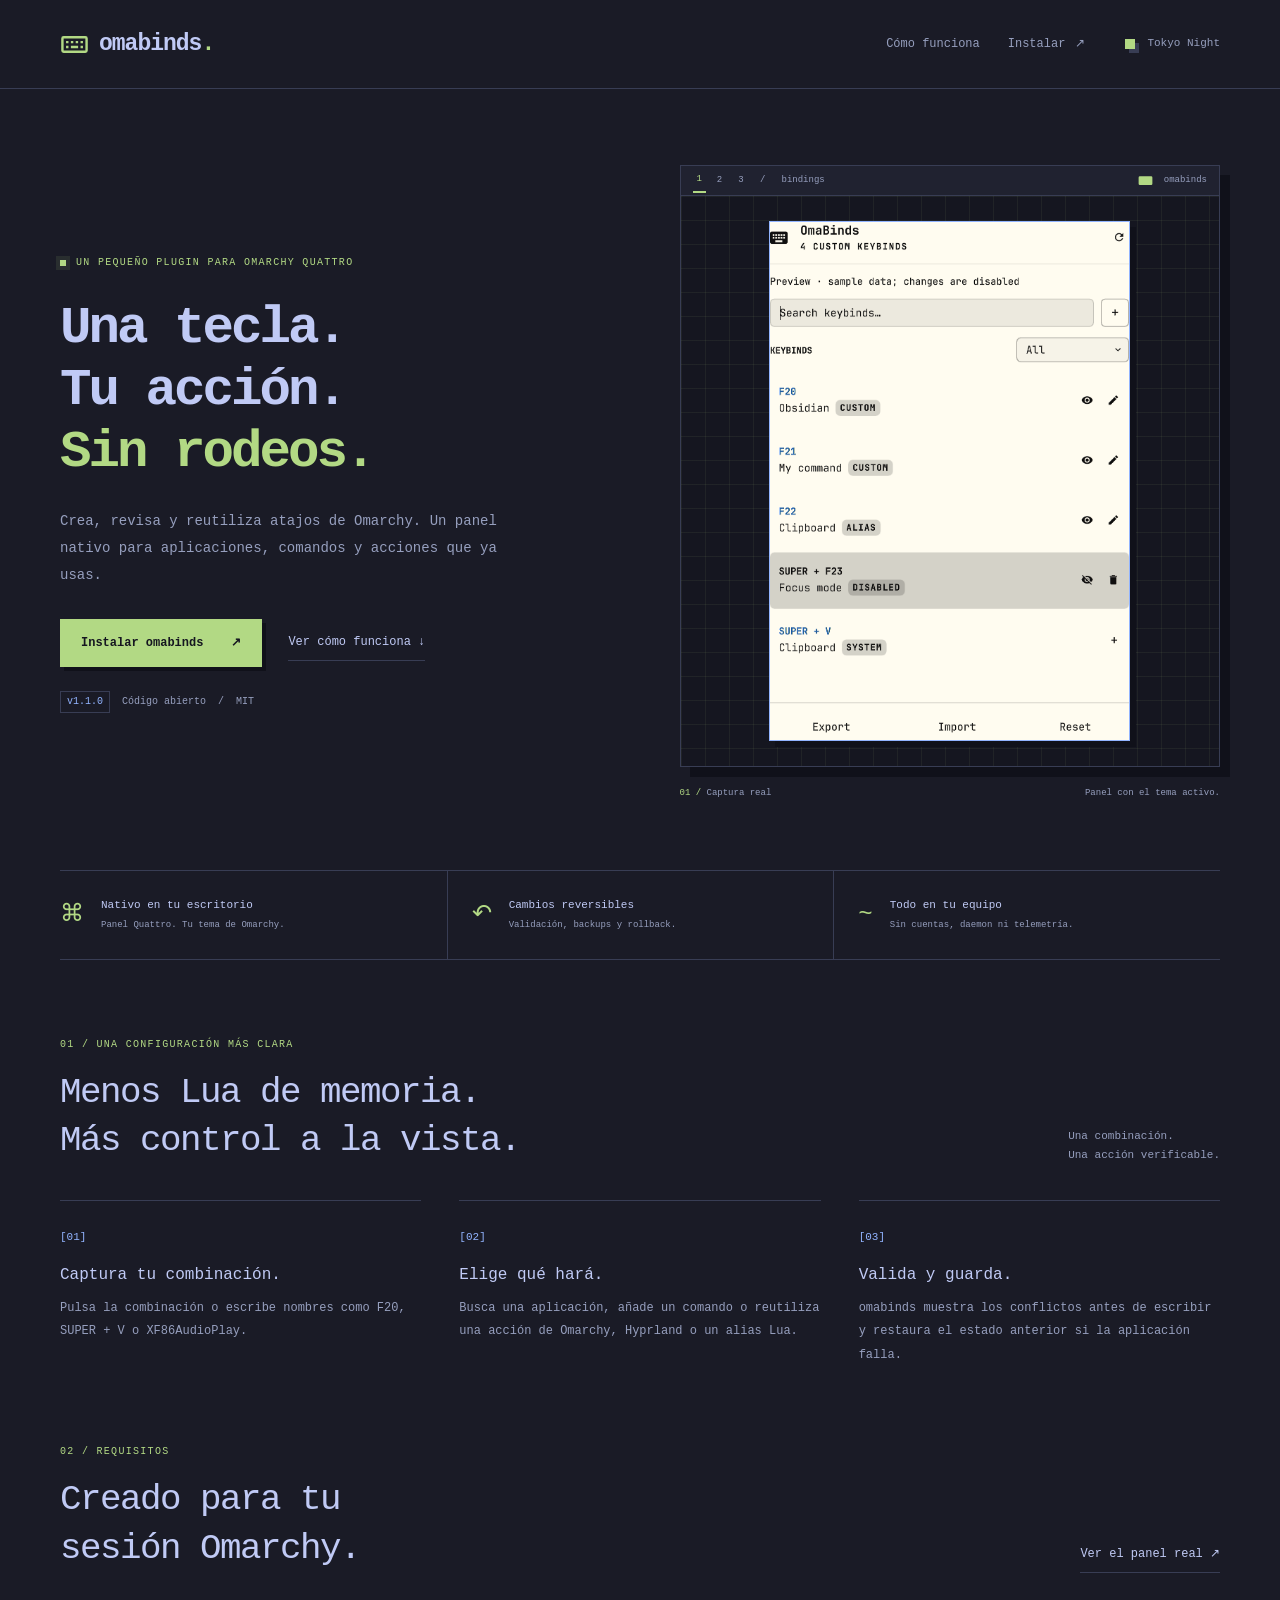
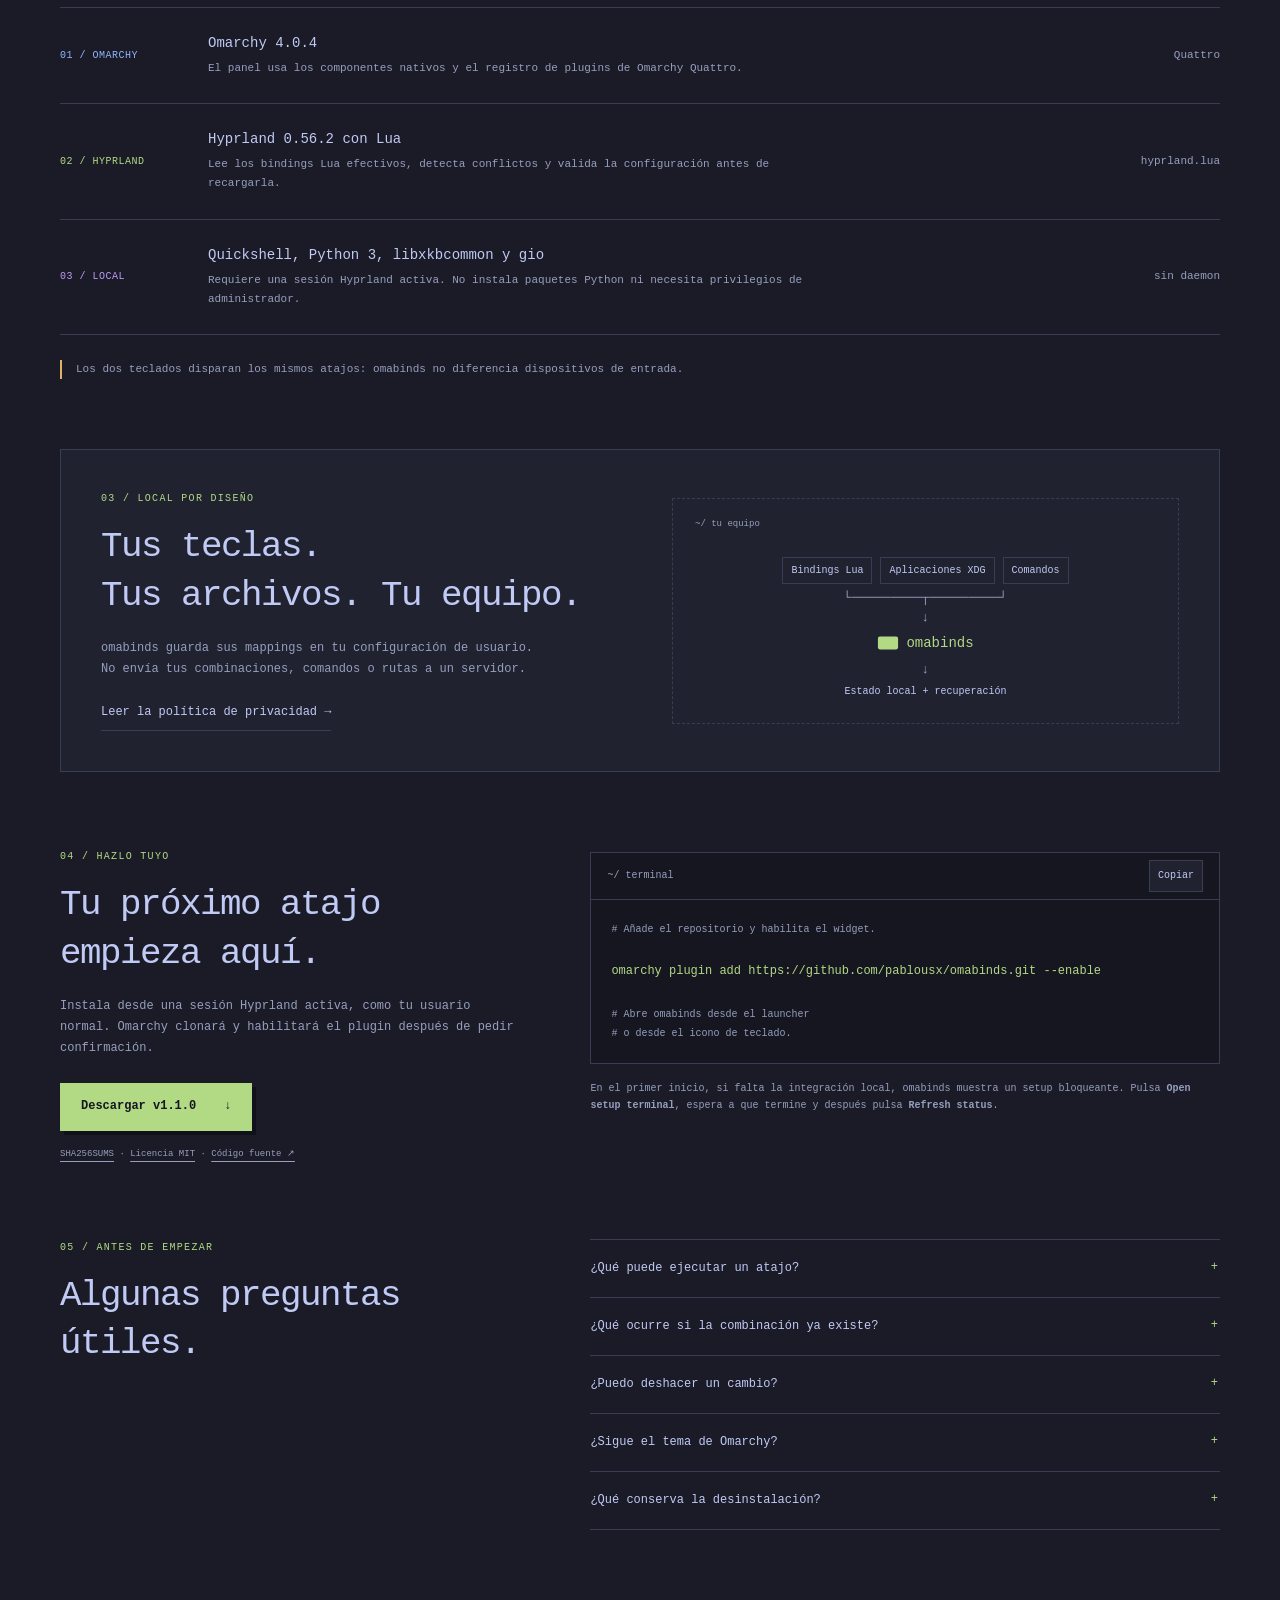
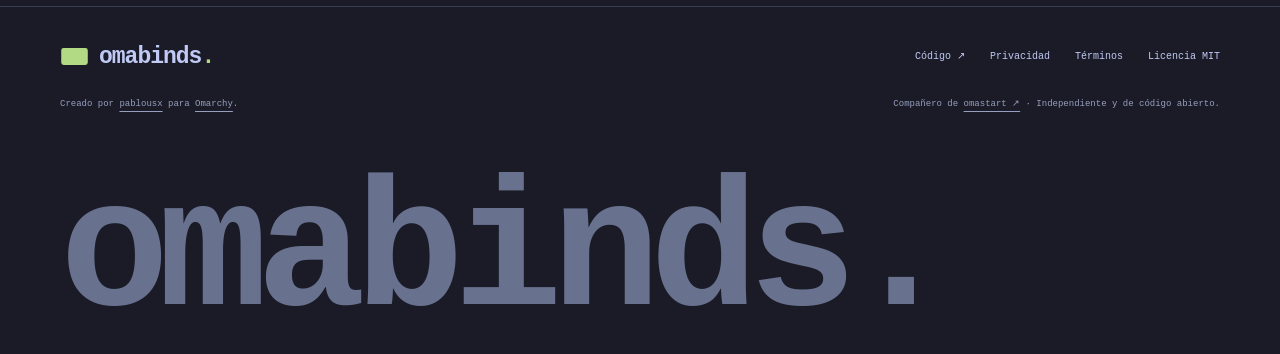
<file: docs/index.html>
<!doctype html>
<html lang="es" data-theme="night">
  <head>
    <meta charset="utf-8" />
    <meta name="viewport" content="width=device-width, initial-scale=1" />
    <meta name="description" content="Crea, revisa y reutiliza atajos de Omarchy desde un panel visual nativo." />
    <meta name="theme-color" content="#1a1b26" />
    <meta name="referrer" content="strict-origin-when-cross-origin" />
    <meta property="og:type" content="website" />
    <meta property="og:title" content="omabinds — Una tecla. Tu acción." />
    <meta property="og:description" content="Crea, revisa y reutiliza atajos de Omarchy desde un panel visual nativo." />
    <meta property="og:site_name" content="omabinds" />
    <meta property="og:url" content="https://pablousx.github.io/omabinds/" />
    <link rel="canonical" href="https://pablousx.github.io/omabinds/" />
    <title>omabinds — Una tecla. Tu acción.</title>
    <link rel="icon" href="assets/favicon.svg" type="image/svg+xml" />
    <link rel="stylesheet" href="assets/site.css" />
    <script src="assets/site.js" defer></script>
  </head>
  <body>
    <a class="skip-link" href="#main">Saltar al contenido</a>
    <header class="site-header">
      <div class="container header-inner">
        <a class="brand" href="index.html" aria-label="Inicio de omabinds">
          <svg viewBox="0 0 24 24" fill="currentColor" aria-hidden="true"><path d="M3 5h18a2 2 0 0 1 2 2v10a2 2 0 0 1-2 2H3a2 2 0 0 1-2-2V7a2 2 0 0 1 2-2Zm0 2v10h18V7H3Zm2 2h2v2H5V9Zm4 0h2v2H9V9Zm4 0h2v2h-2V9Zm4 0h2v2h-2V9ZM5 13h2v2H5v-2Zm4 0h6v2H9v-2Zm8 0h2v2h-2v-2Z" /></svg>
          <span>omabinds<span class="accent">.</span></span>
        </a>
        <nav class="site-nav" aria-label="Navegación principal">
          <a class="wide-link" href="index.html#how-it-works">Cómo funciona</a>
          <a href="index.html#install">Instalar <span aria-hidden="true">↗</span></a>
          <button class="theme-button" type="button" data-theme-toggle hidden aria-label="Cambiar al tema Everforest">
            <span class="theme-swatch" aria-hidden="true"></span><span data-theme-name>Tokyo Night</span>
          </button>
        </nav>
      </div>
    </header>
    <main id="main" tabindex="-1">
      <div class="container">
        <section class="hero" aria-labelledby="hero-title">
          <div class="hero-copy">
            <p class="eyebrow"><span class="status-dot" aria-hidden="true"></span> Un pequeño plugin para Omarchy Quattro</p>
            <h1 id="hero-title">Una tecla.<br />Tu acción.<br /><span class="accent">Sin rodeos.</span></h1>
            <p class="lede">Crea, revisa y reutiliza atajos de Omarchy. Un panel nativo para aplicaciones, comandos y acciones que ya usas.</p>
            <div class="hero-actions">
              <a class="button" href="#install">Instalar omabinds <span aria-hidden="true">↗</span></a>
              <a class="text-link" href="#how-it-works">Ver cómo funciona <span aria-hidden="true">↓</span></a>
            </div>
            <p class="release"><span>v1.1.0</span> Código abierto <span aria-hidden="true">/</span> MIT</p>
          </div>
          <figure class="preview actual-preview" aria-label="Captura real del panel de omabinds">
            <div class="desktop">
              <div class="desktop-bar" aria-hidden="true">
                <span><b>1</b> &nbsp; 2 &nbsp; 3 &nbsp; / &nbsp; bindings</span>
                <span><svg viewBox="0 0 24 24" fill="currentColor" aria-hidden="true"><path d="M3 5h18a2 2 0 0 1 2 2v10a2 2 0 0 1-2 2H3a2 2 0 0 1-2-2V7a2 2 0 0 1 2-2Zm2 4h2v2H5V9Zm4 0h2v2H9V9Zm4 0h2v2h-2V9Zm4 0h2v2h-2V9ZM5 13h2v2H5v-2Zm4 0h6v2H9v-2Zm8 0h2v2h-2v-2Z" /></svg>&nbsp; omabinds</span>
              </div>
              <div class="wallpaper" aria-hidden="true"><span>⌘</span></div>
              <div class="actual-window"><img src="preview.png" width="510" height="735" alt="Panel real de omabinds con atajos sintéticos y acciones del sistema" /></div>
            </div>
            <figcaption><span><span class="accent">01 /</span> Captura real</span><span>Panel con el tema activo.</span></figcaption>
          </figure>
        </section>
        <div class="principles" aria-label="Resumen">
          <div><span class="principle-mark" aria-hidden="true">⌘</span><p>Nativo en tu escritorio<small>Panel Quattro. Tu tema de Omarchy.</small></p></div>
          <div><span class="principle-mark" aria-hidden="true">↶</span><p>Cambios reversibles<small>Validación, backups y rollback.</small></p></div>
          <div><span class="principle-mark" aria-hidden="true">~</span><p>Todo en tu equipo<small>Sin cuentas, daemon ni telemetría.</small></p></div>
        </div>
        <section class="section" id="how-it-works" aria-labelledby="how-title">
          <div class="section-heading">
            <div><p class="eyebrow">01 / Una configuración más clara</p><h2 id="how-title">Menos Lua de memoria.<br />Más control a la vista.</h2></div>
            <p>Una combinación.<br />Una acción verificable.</p>
          </div>
          <div class="steps">
            <article><span class="step-index">[01]</span><h3>Captura tu combinación.</h3><p>Pulsa la combinación o escribe nombres como <code>F20</code>, <code>SUPER + V</code> o <code>XF86AudioPlay</code>.</p></article>
            <article><span class="step-index">[02]</span><h3>Elige qué hará.</h3><p>Busca una aplicación, añade un comando o reutiliza una acción de Omarchy, Hyprland o un alias Lua.</p></article>
            <article><span class="step-index">[03]</span><h3>Valida y guarda.</h3><p>omabinds muestra los conflictos antes de escribir y restaura el estado anterior si la aplicación falla.</p></article>
          </div>
        </section>
        <section class="sources-section" aria-labelledby="requirements-title">
          <div class="section-heading">
            <div><p class="eyebrow">02 / Requisitos</p><h2 id="requirements-title">Creado para tu<br />sesión Omarchy.</h2></div>
            <a class="text-link" href="preview.png">Ver el panel real <span aria-hidden="true">↗</span></a>
          </div>
          <div class="source-list">
            <article><span class="source-tag blue">01 / OMARCHY</span><div><h3>Omarchy 4.0.4</h3><p>El panel usa los componentes nativos y el registro de plugins de Omarchy Quattro.</p></div><code>Quattro</code></article>
            <article><span class="source-tag green">02 / HYPRLAND</span><div><h3>Hyprland 0.56.2 con Lua</h3><p>Lee los bindings Lua efectivos, detecta conflictos y valida la configuración antes de recargarla.</p></div><code>hyprland.lua</code></article>
            <article><span class="source-tag purple">03 / LOCAL</span><div><h3>Quickshell, Python 3, libxkbcommon y gio</h3><p>Requiere una sesión Hyprland activa. No instala paquetes Python ni necesita privilegios de administrador.</p></div><code>sin daemon</code></article>
          </div>
          <p class="note">Los dos teclados disparan los mismos atajos: omabinds no diferencia dispositivos de entrada.</p>
        </section>
        <section class="privacy-band" aria-labelledby="local-title">
          <div>
            <p class="eyebrow">03 / Local por diseño</p>
            <h2 id="local-title">Tus teclas.<br />Tus archivos. Tu equipo.</h2>
            <p>omabinds guarda sus mappings en tu configuración de usuario. No envía tus combinaciones, comandos o rutas a un servidor.</p>
            <a class="text-link" href="privacy.html">Leer la política de privacidad <span aria-hidden="true">→</span></a>
          </div>
          <div class="local-diagram" aria-label="Bindings, aplicaciones y comandos se conectan a omabinds y a su estado local, todo dentro de tu equipo">
            <div class="diagram-label">~/ tu equipo</div>
            <div class="diagram-sources"><span>Bindings Lua</span><span>Aplicaciones XDG</span><span>Comandos</span></div>
            <div class="diagram-line" aria-hidden="true">└─────────┬─────────┘<br />↓</div>
            <div class="diagram-app"><svg viewBox="0 0 24 24" fill="currentColor" aria-hidden="true"><path d="M3 5h18a2 2 0 0 1 2 2v10a2 2 0 0 1-2 2H3a2 2 0 0 1-2-2V7a2 2 0 0 1 2-2Zm2 4h2v2H5V9Zm4 0h2v2H9V9Zm4 0h2v2h-2V9Zm4 0h2v2h-2V9ZM5 13h2v2H5v-2Zm4 0h6v2H9v-2Zm8 0h2v2h-2v-2Z" /></svg><strong>omabinds</strong></div>
            <div class="diagram-line" aria-hidden="true">↓</div>
            <div class="diagram-backup">Estado local + recuperación</div>
          </div>
        </section>
        <section class="section install" id="install" aria-labelledby="install-title">
          <div class="install-copy">
            <p class="eyebrow">04 / Hazlo tuyo</p>
            <h2 id="install-title">Tu próximo atajo<br />empieza aquí.</h2>
            <p>Instala desde una sesión Hyprland activa, como tu usuario normal. Omarchy clonará y habilitará el plugin después de pedir confirmación.</p>
            <a class="button" href="https://github.com/pablousx/omabinds/releases/download/v1.1.0/omabinds-1.1.0.tar.gz">Descargar v1.1.0 <span aria-hidden="true">↓</span></a>
            <p class="small"><a href="https://github.com/pablousx/omabinds/releases/download/v1.1.0/SHA256SUMS">SHA256SUMS</a> · <a href="https://github.com/pablousx/omabinds/releases/download/v1.1.0/LICENSE">Licencia MIT</a> · <a href="https://github.com/pablousx/omabinds">Código fuente ↗</a></p>
          </div>
          <div>
            <div class="terminal">
              <div class="terminal-title"><span>~/ terminal</span><button type="button" class="copy-button" data-copy hidden>Copiar</button></div>
              <div class="terminal-body">
                <p class="terminal-comment"># Añade el repositorio y habilita el widget.</p>
                <pre><code id="install-command">omarchy plugin add https://github.com/pablousx/omabinds.git --enable</code></pre>
                <p class="terminal-comment"># Abre omabinds desde el launcher<br /># o desde el icono de teclado.</p>
              </div>
            </div>
            <p class="install-note">En el primer inicio, si falta la integración local, omabinds muestra un setup bloqueante. Pulsa <strong>Open setup terminal</strong>, espera a que termine y después pulsa <strong>Refresh status</strong>.</p>
            <p class="copy-status small" role="status" data-copy-status></p>
          </div>
        </section>
        <section class="faq-section" aria-labelledby="faq-title">
          <div><p class="eyebrow">05 / Antes de empezar</p><h2 id="faq-title">Algunas preguntas<br />útiles.</h2></div>
          <div class="faq-list">
            <details><summary>¿Qué puede ejecutar un atajo?</summary><p>Aplicaciones descubiertas desde XDG, comandos, acciones de Omarchy o Hyprland y aliases que reutilizan las acciones Lua efectivas.</p></details>
            <details><summary>¿Qué ocurre si la combinación ya existe?</summary><p>omabinds identifica la acción que ocupa la combinación antes de escribir. Puedes cancelar, cambiarla o elegir reemplazarla explícitamente.</p></details>
            <details><summary>¿Puedo deshacer un cambio?</summary><p>Desactivar o eliminar un reemplazo restaura el binding original. Si una validación o recarga falla, omabinds recupera el estado anterior.</p></details>
            <details><summary>¿Sigue el tema de Omarchy?</summary><p>Sí. El plugin instalado usa componentes nativos de Quattro y el tema activo. Este sitio comparte las paletas Tokyo Night y Everforest de Omastart.</p></details>
            <details><summary>¿Qué conserva la desinstalación?</summary><p>La desinstalación normal retira la integración, el launcher y el plugin, pero conserva mappings y backups. Usa <code>--purge --yes</code> únicamente si también quieres eliminarlos.</p></details>
          </div>
        </section>
      </div>
    </main>
    <footer class="site-footer">
      <div class="container">
        <div class="footer-top">
          <a class="brand" href="index.html" aria-label="Inicio de omabinds"><svg viewBox="0 0 24 24" fill="currentColor" aria-hidden="true"><path d="M3 5h18a2 2 0 0 1 2 2v10a2 2 0 0 1-2 2H3a2 2 0 0 1-2-2V7a2 2 0 0 1 2-2Zm2 4h2v2H5V9Zm4 0h2v2H9V9Zm4 0h2v2h-2V9Zm4 0h2v2h-2V9ZM5 13h2v2H5v-2Zm4 0h6v2H9v-2Zm8 0h2v2h-2v-2Z" /></svg><span>omabinds<span class="accent">.</span></span></a>
          <nav class="footer-links" aria-label="Navegación del pie"><a href="https://github.com/pablousx/omabinds">Código ↗</a><a href="privacy.html">Privacidad</a><a href="terms.html">Términos</a><a href="assets/LICENSE.txt">Licencia MIT</a></nav>
        </div>
        <div class="footer-bottom"><span>Creado por <a href="https://github.com/pablousx">pablousx</a> para <a href="https://omarchy.org/">Omarchy</a>.</span><span>Compañero de <a href="https://pablousx.github.io/omastart/">omastart ↗</a> · Independiente y de código abierto.</span></div>
        <div class="footer-wordmark" aria-hidden="true">omabinds.</div>
      </div>
    </footer>
  </body>
</html>
</file>
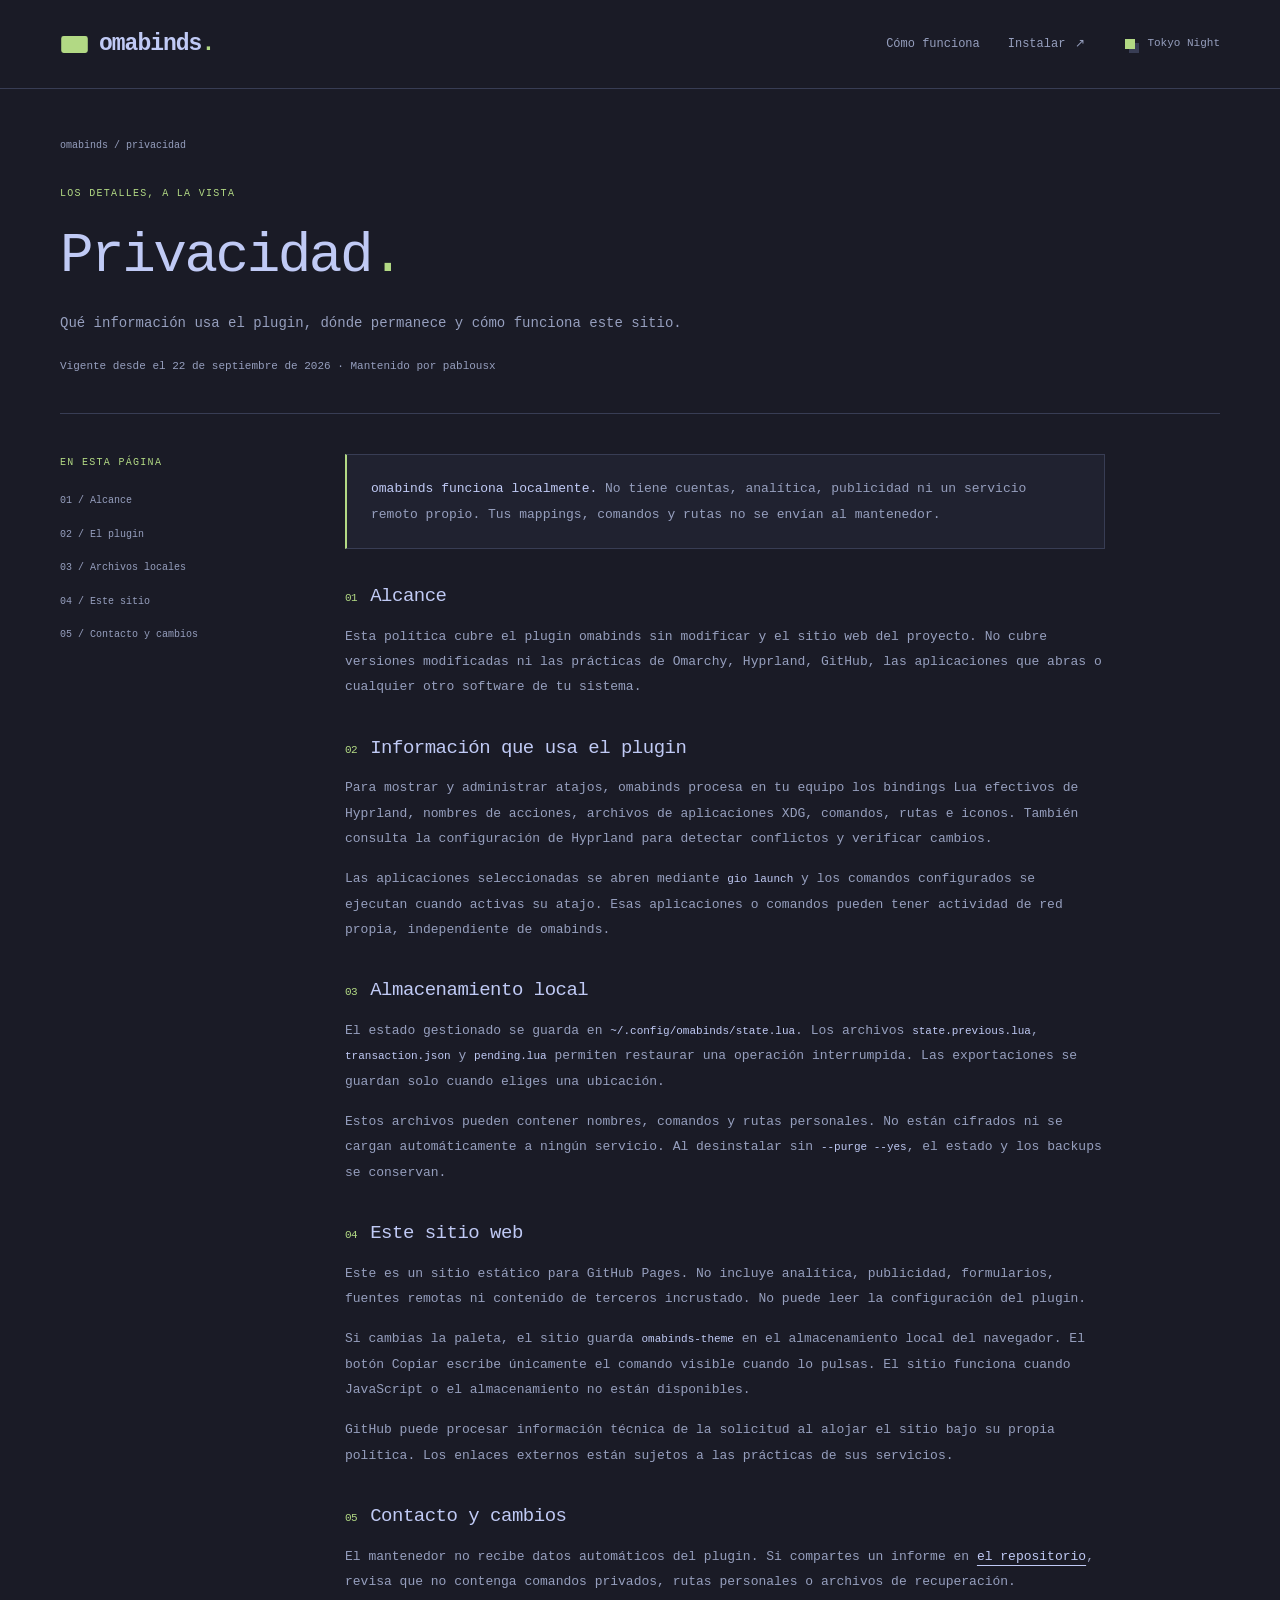
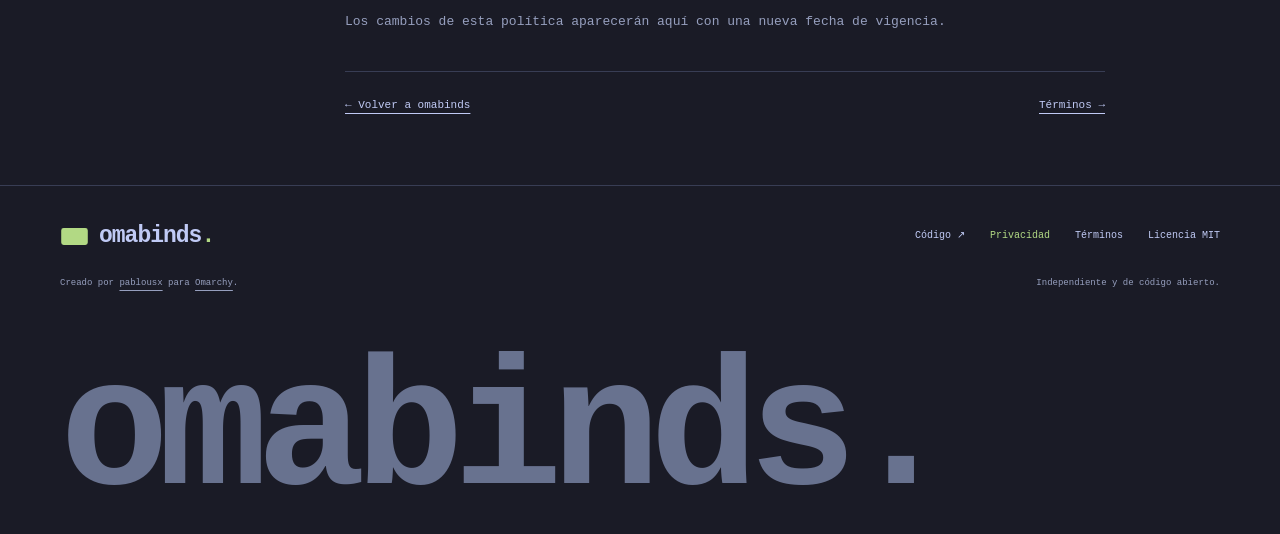
<file: docs/privacy.html>
<!doctype html>
<html lang="es" data-theme="night">
  <head>
    <meta charset="utf-8" />
    <meta name="viewport" content="width=device-width, initial-scale=1" />
    <meta name="description" content="Qué información usa omabinds, qué permanece en tu equipo y cómo funciona este sitio." />
    <meta name="theme-color" content="#1a1b26" />
    <meta name="referrer" content="strict-origin-when-cross-origin" />
    <meta property="og:type" content="website" />
    <meta property="og:title" content="Privacidad — omabinds" />
    <meta property="og:description" content="Qué información usa omabinds y dónde permanece." />
    <meta property="og:site_name" content="omabinds" />
    <meta property="og:url" content="https://pablousx.github.io/omabinds/privacy.html" />
    <link rel="canonical" href="https://pablousx.github.io/omabinds/privacy.html" />
    <title>Privacidad — omabinds</title>
    <link rel="icon" href="assets/favicon.svg" type="image/svg+xml" />
    <link rel="stylesheet" href="assets/site.css" />
    <script src="assets/site.js" defer></script>
  </head>
  <body>
    <a class="skip-link" href="#main">Saltar al contenido</a>
    <header class="site-header"><div class="container header-inner">
      <a class="brand" href="index.html" aria-label="Inicio de omabinds"><svg viewBox="0 0 24 24" fill="currentColor" aria-hidden="true"><path d="M3 5h18a2 2 0 0 1 2 2v10a2 2 0 0 1-2 2H3a2 2 0 0 1-2-2V7a2 2 0 0 1 2-2Zm2 4h2v2H5V9Zm4 0h2v2H9V9Zm4 0h2v2h-2V9Zm4 0h2v2h-2V9ZM5 13h2v2H5v-2Zm4 0h6v2H9v-2Zm8 0h2v2h-2v-2Z" /></svg><span>omabinds<span class="accent">.</span></span></a>
      <nav class="site-nav" aria-label="Navegación principal"><a class="wide-link" href="index.html#how-it-works">Cómo funciona</a><a href="index.html#install">Instalar <span aria-hidden="true">↗</span></a><button class="theme-button" type="button" data-theme-toggle hidden aria-label="Cambiar al tema Everforest"><span class="theme-swatch" aria-hidden="true"></span><span data-theme-name>Tokyo Night</span></button></nav>
    </div></header>
    <main id="main" tabindex="-1"><div class="container">
      <header class="legal-hero">
        <p class="breadcrumb"><a href="index.html">omabinds</a> / privacidad</p>
        <p class="eyebrow">Los detalles, a la vista</p>
        <h1>Privacidad<span class="accent">.</span></h1>
        <p class="lede">Qué información usa el plugin, dónde permanece y cómo funciona este sitio.</p>
        <p class="small">Vigente desde el 22 de septiembre de 2026 · Mantenido por pablousx</p>
      </header>
      <div class="legal-layout">
        <nav class="legal-nav" aria-label="En esta página"><p class="eyebrow">En esta página</p><a href="#alcance">01 / Alcance</a><a href="#plugin">02 / El plugin</a><a href="#archivos">03 / Archivos locales</a><a href="#sitio">04 / Este sitio</a><a href="#contacto">05 / Contacto y cambios</a></nav>
        <article class="legal-body" aria-label="Política de privacidad">
          <div class="legal-callout"><p><strong>omabinds funciona localmente.</strong> No tiene cuentas, analítica, publicidad ni un servicio remoto propio. Tus mappings, comandos y rutas no se envían al mantenedor.</p></div>
          <section id="alcance"><h2><span>01</span>Alcance</h2><p>Esta política cubre el plugin omabinds sin modificar y el sitio web del proyecto. No cubre versiones modificadas ni las prácticas de Omarchy, Hyprland, GitHub, las aplicaciones que abras o cualquier otro software de tu sistema.</p></section>
          <section id="plugin"><h2><span>02</span>Información que usa el plugin</h2><p>Para mostrar y administrar atajos, omabinds procesa en tu equipo los bindings Lua efectivos de Hyprland, nombres de acciones, archivos de aplicaciones XDG, comandos, rutas e iconos. También consulta la configuración de Hyprland para detectar conflictos y verificar cambios.</p><p>Las aplicaciones seleccionadas se abren mediante <code>gio launch</code> y los comandos configurados se ejecutan cuando activas su atajo. Esas aplicaciones o comandos pueden tener actividad de red propia, independiente de omabinds.</p></section>
          <section id="archivos"><h2><span>03</span>Almacenamiento local</h2><p>El estado gestionado se guarda en <code>~/.config/omabinds/state.lua</code>. Los archivos <code>state.previous.lua</code>, <code>transaction.json</code> y <code>pending.lua</code> permiten restaurar una operación interrumpida. Las exportaciones se guardan solo cuando eliges una ubicación.</p><p>Estos archivos pueden contener nombres, comandos y rutas personales. No están cifrados ni se cargan automáticamente a ningún servicio. Al desinstalar sin <code>--purge --yes</code>, el estado y los backups se conservan.</p></section>
          <section id="sitio"><h2><span>04</span>Este sitio web</h2><p>Este es un sitio estático para GitHub Pages. No incluye analítica, publicidad, formularios, fuentes remotas ni contenido de terceros incrustado. No puede leer la configuración del plugin.</p><p>Si cambias la paleta, el sitio guarda <code>omabinds-theme</code> en el almacenamiento local del navegador. El botón Copiar escribe únicamente el comando visible cuando lo pulsas. El sitio funciona cuando JavaScript o el almacenamiento no están disponibles.</p><p>GitHub puede procesar información técnica de la solicitud al alojar el sitio bajo su propia política. Los enlaces externos están sujetos a las prácticas de sus servicios.</p></section>
          <section id="contacto"><h2><span>05</span>Contacto y cambios</h2><p>El mantenedor no recibe datos automáticos del plugin. Si compartes un informe en <a href="https://github.com/pablousx/omabinds">el repositorio</a>, revisa que no contenga comandos privados, rutas personales o archivos de recuperación.</p><p>Los cambios de esta política aparecerán aquí con una nueva fecha de vigencia.</p></section>
          <div class="legal-end"><a href="index.html">← Volver a omabinds</a><a href="terms.html">Términos →</a></div>
        </article>
      </div>
    </div></main>
    <footer class="site-footer"><div class="container"><div class="footer-top"><a class="brand" href="index.html" aria-label="Inicio de omabinds"><svg viewBox="0 0 24 24" fill="currentColor" aria-hidden="true"><path d="M3 5h18a2 2 0 0 1 2 2v10a2 2 0 0 1-2 2H3a2 2 0 0 1-2-2V7a2 2 0 0 1 2-2Zm2 4h2v2H5V9Zm4 0h2v2H9V9Zm4 0h2v2h-2V9Zm4 0h2v2h-2V9ZM5 13h2v2H5v-2Zm4 0h6v2H9v-2Zm8 0h2v2h-2v-2Z" /></svg><span>omabinds<span class="accent">.</span></span></a><nav class="footer-links" aria-label="Navegación del pie"><a href="https://github.com/pablousx/omabinds">Código ↗</a><a href="privacy.html" aria-current="page">Privacidad</a><a href="terms.html">Términos</a><a href="assets/LICENSE.txt">Licencia MIT</a></nav></div><div class="footer-bottom"><span>Creado por <a href="https://github.com/pablousx">pablousx</a> para <a href="https://omarchy.org/">Omarchy</a>.</span><span>Independiente y de código abierto.</span></div><div class="footer-wordmark" aria-hidden="true">omabinds.</div></div></footer>
  </body>
</html>
</file>
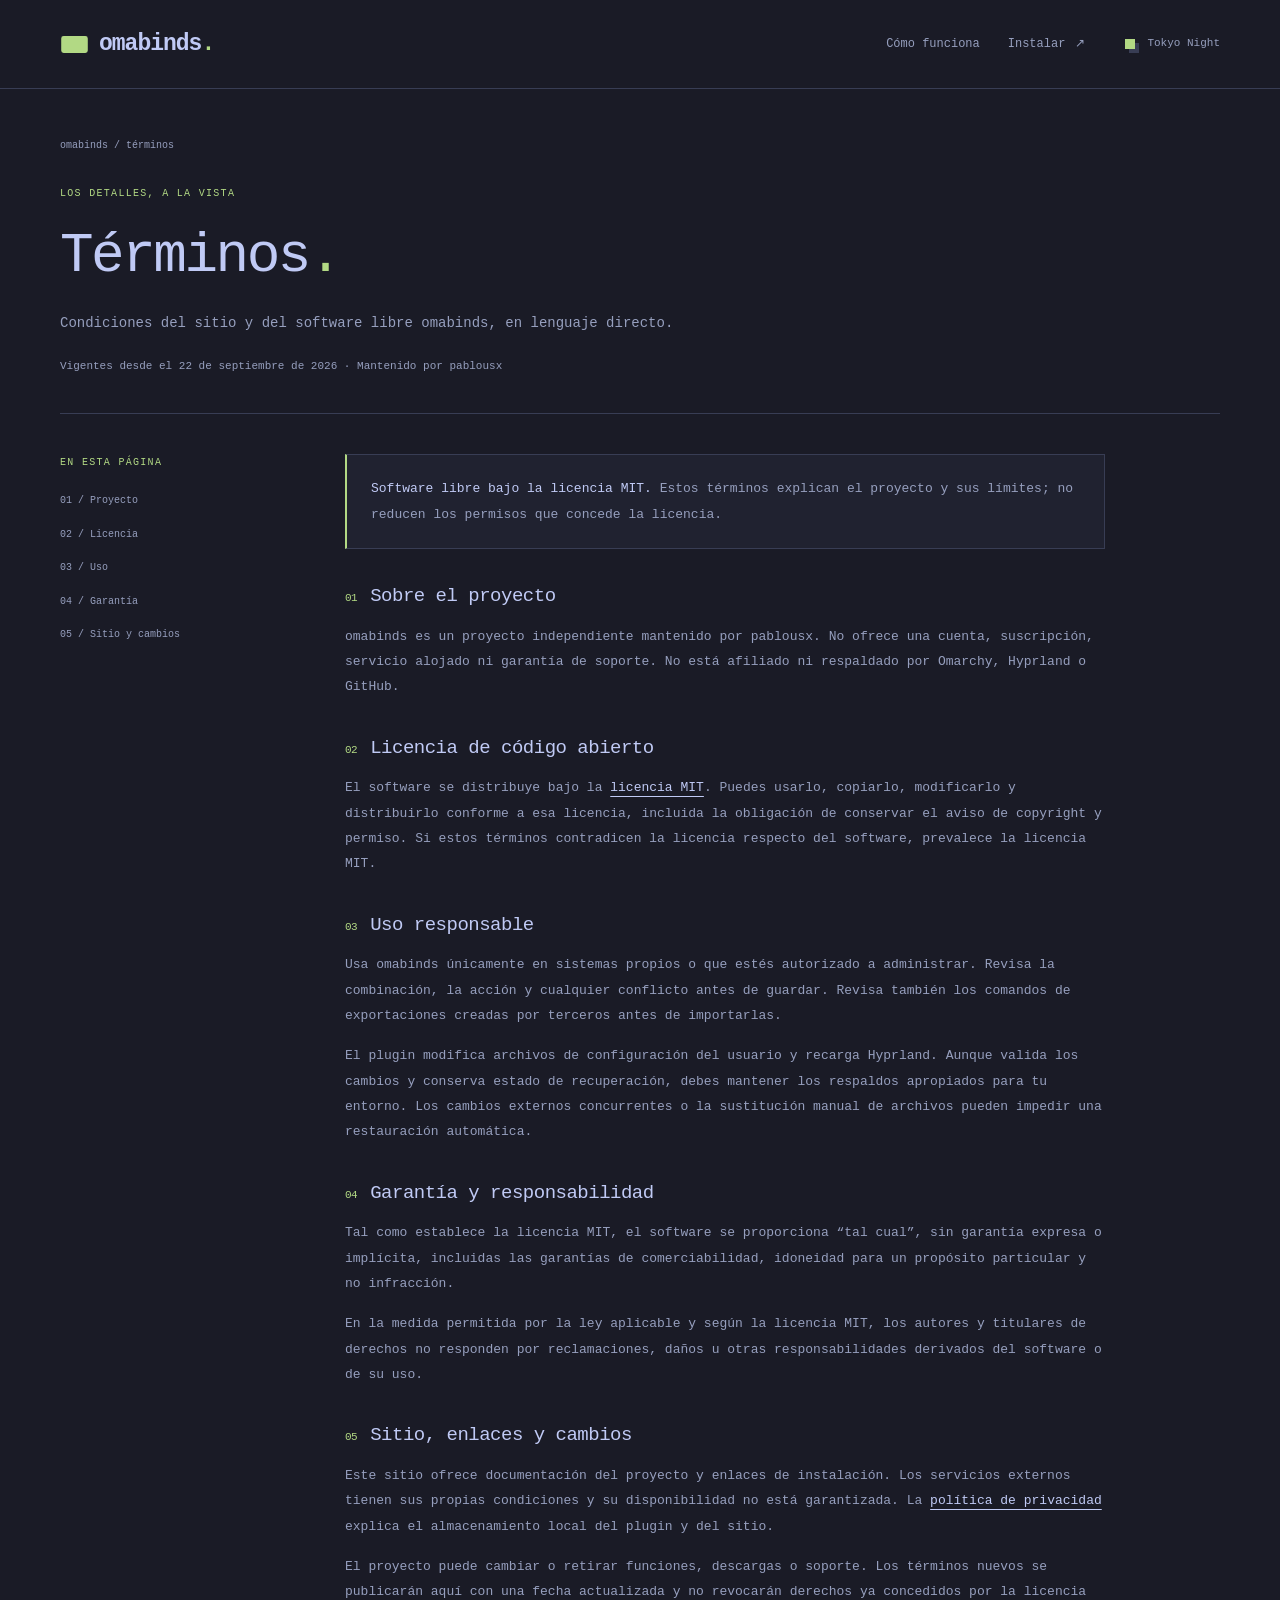
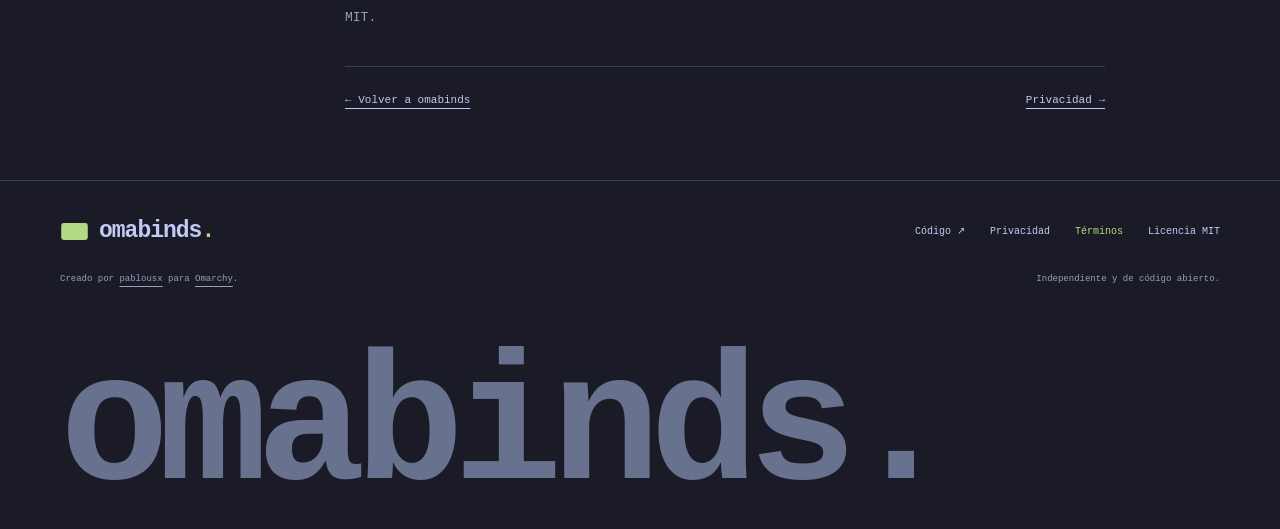
<file: docs/terms.html>
<!doctype html>
<html lang="es" data-theme="night">
  <head>
    <meta charset="utf-8" />
    <meta name="viewport" content="width=device-width, initial-scale=1" />
    <meta name="description" content="Términos del sitio y del software de código abierto omabinds." />
    <meta name="theme-color" content="#1a1b26" />
    <meta name="referrer" content="strict-origin-when-cross-origin" />
    <meta property="og:type" content="website" />
    <meta property="og:title" content="Términos — omabinds" />
    <meta property="og:description" content="Términos del sitio y del software de código abierto omabinds." />
    <meta property="og:site_name" content="omabinds" />
    <meta property="og:url" content="https://pablousx.github.io/omabinds/terms.html" />
    <link rel="canonical" href="https://pablousx.github.io/omabinds/terms.html" />
    <title>Términos — omabinds</title>
    <link rel="icon" href="assets/favicon.svg" type="image/svg+xml" />
    <link rel="stylesheet" href="assets/site.css" />
    <script src="assets/site.js" defer></script>
  </head>
  <body>
    <a class="skip-link" href="#main">Saltar al contenido</a>
    <header class="site-header"><div class="container header-inner">
      <a class="brand" href="index.html" aria-label="Inicio de omabinds"><svg viewBox="0 0 24 24" fill="currentColor" aria-hidden="true"><path d="M3 5h18a2 2 0 0 1 2 2v10a2 2 0 0 1-2 2H3a2 2 0 0 1-2-2V7a2 2 0 0 1 2-2Zm2 4h2v2H5V9Zm4 0h2v2H9V9Zm4 0h2v2h-2V9Zm4 0h2v2h-2V9ZM5 13h2v2H5v-2Zm4 0h6v2H9v-2Zm8 0h2v2h-2v-2Z" /></svg><span>omabinds<span class="accent">.</span></span></a>
      <nav class="site-nav" aria-label="Navegación principal"><a class="wide-link" href="index.html#how-it-works">Cómo funciona</a><a href="index.html#install">Instalar <span aria-hidden="true">↗</span></a><button class="theme-button" type="button" data-theme-toggle hidden aria-label="Cambiar al tema Everforest"><span class="theme-swatch" aria-hidden="true"></span><span data-theme-name>Tokyo Night</span></button></nav>
    </div></header>
    <main id="main" tabindex="-1"><div class="container">
      <header class="legal-hero"><p class="breadcrumb"><a href="index.html">omabinds</a> / términos</p><p class="eyebrow">Los detalles, a la vista</p><h1>Términos<span class="accent">.</span></h1><p class="lede">Condiciones del sitio y del software libre omabinds, en lenguaje directo.</p><p class="small">Vigentes desde el 22 de septiembre de 2026 · Mantenido por pablousx</p></header>
      <div class="legal-layout">
        <nav class="legal-nav" aria-label="En esta página"><p class="eyebrow">En esta página</p><a href="#proyecto">01 / Proyecto</a><a href="#licencia">02 / Licencia</a><a href="#uso">03 / Uso</a><a href="#garantia">04 / Garantía</a><a href="#sitio">05 / Sitio y cambios</a></nav>
        <article class="legal-body" aria-label="Términos de servicio">
          <div class="legal-callout"><p><strong>Software libre bajo la licencia MIT.</strong> Estos términos explican el proyecto y sus límites; no reducen los permisos que concede la licencia.</p></div>
          <section id="proyecto"><h2><span>01</span>Sobre el proyecto</h2><p>omabinds es un proyecto independiente mantenido por pablousx. No ofrece una cuenta, suscripción, servicio alojado ni garantía de soporte. No está afiliado ni respaldado por Omarchy, Hyprland o GitHub.</p></section>
          <section id="licencia"><h2><span>02</span>Licencia de código abierto</h2><p>El software se distribuye bajo la <a href="assets/LICENSE.txt">licencia MIT</a>. Puedes usarlo, copiarlo, modificarlo y distribuirlo conforme a esa licencia, incluida la obligación de conservar el aviso de copyright y permiso. Si estos términos contradicen la licencia respecto del software, prevalece la licencia MIT.</p></section>
          <section id="uso"><h2><span>03</span>Uso responsable</h2><p>Usa omabinds únicamente en sistemas propios o que estés autorizado a administrar. Revisa la combinación, la acción y cualquier conflicto antes de guardar. Revisa también los comandos de exportaciones creadas por terceros antes de importarlas.</p><p>El plugin modifica archivos de configuración del usuario y recarga Hyprland. Aunque valida los cambios y conserva estado de recuperación, debes mantener los respaldos apropiados para tu entorno. Los cambios externos concurrentes o la sustitución manual de archivos pueden impedir una restauración automática.</p></section>
          <section id="garantia"><h2><span>04</span>Garantía y responsabilidad</h2><p>Tal como establece la licencia MIT, el software se proporciona “tal cual”, sin garantía expresa o implícita, incluidas las garantías de comerciabilidad, idoneidad para un propósito particular y no infracción.</p><p>En la medida permitida por la ley aplicable y según la licencia MIT, los autores y titulares de derechos no responden por reclamaciones, daños u otras responsabilidades derivados del software o de su uso.</p></section>
          <section id="sitio"><h2><span>05</span>Sitio, enlaces y cambios</h2><p>Este sitio ofrece documentación del proyecto y enlaces de instalación. Los servicios externos tienen sus propias condiciones y su disponibilidad no está garantizada. La <a href="privacy.html">política de privacidad</a> explica el almacenamiento local del plugin y del sitio.</p><p>El proyecto puede cambiar o retirar funciones, descargas o soporte. Los términos nuevos se publicarán aquí con una fecha actualizada y no revocarán derechos ya concedidos por la licencia MIT.</p></section>
          <div class="legal-end"><a href="index.html">← Volver a omabinds</a><a href="privacy.html">Privacidad →</a></div>
        </article>
      </div>
    </div></main>
    <footer class="site-footer"><div class="container"><div class="footer-top"><a class="brand" href="index.html" aria-label="Inicio de omabinds"><svg viewBox="0 0 24 24" fill="currentColor" aria-hidden="true"><path d="M3 5h18a2 2 0 0 1 2 2v10a2 2 0 0 1-2 2H3a2 2 0 0 1-2-2V7a2 2 0 0 1 2-2Zm2 4h2v2H5V9Zm4 0h2v2H9V9Zm4 0h2v2h-2V9Zm4 0h2v2h-2V9ZM5 13h2v2H5v-2Zm4 0h6v2H9v-2Zm8 0h2v2h-2v-2Z" /></svg><span>omabinds<span class="accent">.</span></span></a><nav class="footer-links" aria-label="Navegación del pie"><a href="https://github.com/pablousx/omabinds">Código ↗</a><a href="privacy.html">Privacidad</a><a href="terms.html" aria-current="page">Términos</a><a href="assets/LICENSE.txt">Licencia MIT</a></nav></div><div class="footer-bottom"><span>Creado por <a href="https://github.com/pablousx">pablousx</a> para <a href="https://omarchy.org/">Omarchy</a>.</span><span>Independiente y de código abierto.</span></div><div class="footer-wordmark" aria-hidden="true">omabinds.</div></div></footer>
  </body>
</html>
</file>
<file: docs/assets/site.css>
:root {
  color-scheme: dark;
  --bg: #1a1b26;
  --surface: #202230;
  --deep: #151620;
  --text: #c0caf5;
  --muted: #969fbe;
  --line: #383d54;
  --accent: #b2d984;
  --blue: #92b4ff;
  --orange: #e0af68;
  --purple: #bb9af7;
  --shadow: #10111a;
  --display: #68728f;
  --font:
    "JetBrains Mono", "SFMono-Regular", Consolas, "Liberation Mono", monospace;
}
:root[data-theme="forest"] {
  --bg: #272e29;
  --surface: #303a32;
  --deep: #202722;
  --text: #e2dfca;
  --muted: #b1baaa;
  --line: #4a584a;
  --accent: #b5ce94;
  --blue: #a6c8ce;
  --orange: #e6bf89;
  --purple: #d3b5c9;
  --shadow: #19201c;
  --display: #82917a;
}
* {
  box-sizing: border-box;
}
html {
  scroll-behavior: smooth;
  scroll-padding-top: 28px;
}
body {
  margin: 0;
  background: var(--bg);
  color: var(--text);
  font: 14px/1.75 var(--font);
  -webkit-font-smoothing: antialiased;
}
button,
input {
  font: inherit;
}
button {
  cursor: pointer;
}
button:disabled {
  cursor: default;
}
a {
  color: inherit;
  text-underline-offset: 5px;
}
a,
button,
summary {
  touch-action: manipulation;
}
button,
a,
summary {
  -webkit-tap-highlight-color: transparent;
}
a:focus-visible,
button:focus-visible,
summary:focus-visible {
  outline: 2px solid var(--accent);
  outline-offset: 5px;
}
::selection {
  background: var(--accent);
  color: var(--deep);
}
[hidden] {
  display: none !important;
}
svg {
  display: block;
}
figure,
p {
  margin: 0;
}
h1,
h2,
h3 {
  font-weight: 500;
}
h2 {
  font-size: clamp(26px, 2.8vw, 36px);
  line-height: 1.35;
  letter-spacing: -1.5px;
  margin: 0;
}
h3 {
  font-size: 16px;
  line-height: 1.5;
}
code {
  font-family: var(--font);
  overflow-wrap: anywhere;
}
.container {
  max-width: 1240px;
  padding: 0 40px;
  margin: auto;
}
.accent,
.green {
  color: var(--accent);
}
.blue {
  color: var(--blue);
}
.purple {
  color: var(--purple);
}
.orange {
  color: var(--orange);
}
.small {
  font-size: 11px;
  color: var(--muted);
}
.skip-link {
  position: fixed;
  top: 8px;
  left: 8px;
  padding: 10px 16px;
  z-index: 10;
  background: var(--accent);
  color: var(--deep);
  transform: translateY(-160%);
}
.skip-link:focus {
  transform: translateY(0);
}
.site-header {
  border-bottom: 1px solid var(--line);
}
.header-inner,
.site-nav {
  display: flex;
  align-items: center;
  justify-content: space-between;
  gap: 28px;
}
.header-inner {
  min-height: 88px;
}
.brand {
  display: inline-flex;
  align-items: center;
  gap: 10px;
  font-size: 23px;
  font-weight: 700;
  letter-spacing: -1px;
  text-decoration: none;
}
.brand svg {
  width: 29px;
  height: 29px;
  color: var(--accent);
}
.site-nav a {
  display: inline-flex;
  align-items: center;
  gap: 10px;
  min-height: 44px;
  text-decoration: none;
  font-size: 12px;
  color: var(--muted);
}
.site-nav a:hover,
.footer-links a:hover {
  color: var(--accent);
}
.theme-button {
  display: inline-flex;
  gap: 12px;
  align-items: center;
  min-height: 44px;
  border: 0;
  padding: 8px 0 8px 12px;
  background: none;
  color: var(--muted);
  font-size: 11px;
}
.theme-swatch {
  width: 10px;
  height: 10px;
  background: var(--accent);
  box-shadow: 4px 4px 0 var(--line);
}
.hero {
  display: grid;
  grid-template-columns: 1.05fr 1fr;
  gap: 52px;
  align-items: center;
  padding: 76px 0 68px;
}
.eyebrow {
  display: flex;
  align-items: center;
  gap: 10px;
  color: var(--accent);
  font-size: 10px;
  text-transform: uppercase;
  letter-spacing: 1.3px;
  line-height: 1.8;
}
.status-dot {
  display: inline-block;
  width: 6px;
  height: 6px;
  background: var(--accent);
  box-shadow: 0 0 0 4px color-mix(in srgb, var(--accent) 10%, transparent);
  flex-shrink: 0;
}
.hero h1 {
  font-size: clamp(38px, 4.1vw, 56px);
  line-height: 1.18;
  letter-spacing: -3px;
  margin: 26px 0 24px;
  font-weight: 600;
}
.lede {
  max-width: 470px;
  font-size: 14px;
  color: var(--muted);
  line-height: 1.95;
}
.hero-actions {
  display: flex;
  align-items: center;
  gap: 26px;
  margin: 30px 0 24px;
  flex-wrap: wrap;
}
.button {
  display: inline-flex;
  align-items: center;
  justify-content: space-between;
  gap: 28px;
  padding: 12px 20px;
  min-height: 48px;
  color: var(--deep);
  background: var(--accent);
  border: 1px solid var(--accent);
  font-size: 12px;
  font-weight: 700;
  text-decoration: none;
  box-shadow: 4px 4px 0 var(--shadow);
  transition:
    transform 0.15s,
    box-shadow 0.15s;
}
.button:hover {
  transform: translate(-2px, -2px);
  box-shadow: 6px 6px 0 var(--shadow);
}
.text-link {
  display: inline-block;
  font-size: 12px;
  text-decoration: none;
  padding: 7px 0;
  border-bottom: 1px solid var(--line);
}
.text-link:hover {
  color: var(--accent);
  border-color: var(--accent);
}
.release {
  display: flex;
  align-items: center;
  gap: 12px;
  color: var(--muted);
  font-size: 10px;
  flex-wrap: wrap;
}
.release span:first-child {
  border: 1px solid var(--line);
  padding: 1px 6px;
  color: var(--blue);
}
.preview {
  min-width: 0;
}
.actual-window {
  position: relative;
  display: flex;
  justify-content: center;
  margin: 25px;
}
.actual-window img {
  display: block;
  width: auto;
  max-width: 100%;
  max-height: 520px;
  border: 1px solid var(--blue);
  box-shadow: 6px 6px 0 var(--shadow);
}
.desktop {
  position: relative;
  border: 1px solid var(--line);
  background: var(--deep);
  box-shadow: 10px 10px 0 var(--shadow);
  overflow: hidden;
}
.desktop-bar {
  position: relative;
  z-index: 1;
  height: 30px;
  display: flex;
  align-items: center;
  justify-content: space-between;
  gap: 10px;
  padding: 0 12px;
  background: var(--surface);
  border-bottom: 1px solid var(--line);
  font-size: 9px;
  color: var(--muted);
}
.desktop-bar span {
  display: flex;
  align-items: center;
}
.desktop-bar svg {
  width: 15px;
  height: 15px;
  color: var(--accent);
}
.desktop-bar b {
  padding: 4px;
  border-bottom: 2px solid var(--accent);
  color: var(--accent);
  font-weight: 400;
}
.wallpaper {
  position: absolute;
  inset: 30px 0 0;
  background-image:
    linear-gradient(
      color-mix(in srgb, var(--accent) 7%, transparent) 1px,
      transparent 1px
    ),
    linear-gradient(
      90deg,
      color-mix(in srgb, var(--accent) 7%, transparent) 1px,
      transparent 1px
    );
  background-size: 24px 24px;
  display: grid;
  place-items: center;
}
.wallpaper span {
  color: var(--accent);
  opacity: 0.08;
  font-size: 380px;
  transform: rotate(-15deg);
  line-height: 1;
}
.app-window {
  position: relative;
  background: var(--bg);
  border: 1px solid var(--blue);
  box-shadow: 6px 6px 0 var(--shadow);
  margin: 25px 25px 27px;
  padding: 18px;
}
.app-title,
.app-title strong {
  display: flex;
  align-items: center;
  gap: 8px;
}
.app-title {
  justify-content: space-between;
}
.app-title strong {
  font-size: 15px;
  font-weight: 600;
}
.app-title svg {
  width: 21px;
  height: 21px;
  color: var(--accent);
}
.demo-badge {
  font-size: 8px;
  letter-spacing: 1px;
  border: 1px solid var(--line);
  padding: 1px 5px;
  color: var(--muted);
}
.app-subtitle {
  color: var(--muted);
  font-size: 9px;
  margin-top: 3px;
}
.demo-summary {
  display: flex;
  justify-content: space-between;
  gap: 10px;
  font-size: 10px;
  margin: 20px 0 14px;
  color: var(--muted);
}
.demo-summary span:first-child {
  display: flex;
  align-items: center;
  gap: 6px;
  color: var(--accent);
}
.demo-summary b {
  font-weight: 400;
}
.demo-summary i {
  width: 5px;
  height: 5px;
  background: var(--accent);
}
.demo-filters {
  display: flex;
  gap: 6px;
  border-bottom: 1px solid var(--line);
}
.demo-filters button {
  flex: 1;
  background: none;
  border: 0;
  border-bottom: 2px solid transparent;
  min-height: 40px;
  padding: 7px 4px;
  color: var(--muted);
  font-size: 10px;
}
.demo-filters button[aria-pressed="true"] {
  color: var(--blue);
  background: var(--surface);
  border-color: var(--blue);
}
.demo-list {
  min-height: 248px;
}
.demo-row {
  display: flex;
  align-items: center;
  gap: 12px;
  min-height: 62px;
  border-bottom: 1px solid var(--line);
}
.demo-row:last-of-type {
  border-bottom: 0;
}
.app-icon {
  display: grid;
  place-items: center;
  width: 29px;
  height: 29px;
  flex-shrink: 0;
  border: 1px solid color-mix(in srgb, currentColor 45%, transparent);
  background: var(--surface);
  font-size: 13px;
}
.app-info {
  min-width: 0;
  flex: 1;
}
.app-info strong {
  display: block;
  font-size: 11px;
  font-weight: 500;
}
.app-info > span {
  display: block;
  font-size: 9px;
  color: var(--muted);
}
.switch {
  display: grid;
  place-items: center;
  width: 44px;
  min-width: 44px;
  height: 44px;
  padding: 0;
  background: none;
  border: 0;
}
.switch > span {
  display: block;
  width: 30px;
  height: 17px;
  border-radius: 12px;
  border: 1px solid var(--muted);
  background: var(--surface);
  position: relative;
}
.switch > span:after {
  content: "";
  position: absolute;
  width: 9px;
  height: 9px;
  border-radius: 50%;
  top: 3px;
  left: 3px;
  background: var(--muted);
  transition: transform 0.15s;
}
.switch[aria-checked="true"] > span {
  background: var(--accent);
  border-color: var(--accent);
}
.switch[aria-checked="true"] > span:after {
  background: var(--deep);
  transform: translateX(13px);
}
.demo-feedback {
  display: flex;
  align-items: center;
  justify-content: space-between;
  gap: 7px;
  min-height: 33px;
  margin-top: 4px;
  color: var(--muted);
  font-size: 9px;
}
.demo-feedback button {
  padding: 8px 4px;
  color: var(--accent);
  border: 0;
  background: none;
  font-size: 10px;
  text-decoration: underline;
  text-underline-offset: 3px;
}
.demo-empty {
  padding: 26px 5px;
  font-size: 11px;
  color: var(--muted);
}
figcaption {
  display: flex;
  gap: 12px;
  justify-content: space-between;
  margin-top: 19px;
  font-size: 9px;
  color: var(--muted);
}
.principles {
  display: grid;
  grid-template-columns: repeat(3, 1fr);
  border-block: 1px solid var(--line);
}
.principles > div {
  display: flex;
  align-items: center;
  gap: 17px;
  padding: 23px 24px;
}
.principles > div:first-child {
  padding-left: 0;
}
.principles > div + div {
  border-left: 1px solid var(--line);
}
.principle-mark {
  font-size: 24px;
  color: var(--accent);
}
.principles p {
  font-size: 11px;
}
.principles small {
  display: block;
  color: var(--muted);
  font-size: 9px;
  margin-top: 3px;
}
.section {
  padding: 76px 0;
}
.section-heading {
  display: flex;
  justify-content: space-between;
  align-items: end;
  gap: 32px;
  margin-bottom: 34px;
}
.section-heading .eyebrow,
.privacy-band .eyebrow,
.install .eyebrow,
.faq-section .eyebrow {
  margin-bottom: 15px;
}
.section-heading > p {
  font-size: 11px;
  color: var(--muted);
}
.steps {
  display: grid;
  grid-template-columns: repeat(3, 1fr);
  gap: 38px;
}
.steps article {
  border-top: 1px solid var(--line);
  padding-top: 23px;
}
.step-index {
  font-size: 11px;
  color: var(--blue);
}
.steps h3 {
  margin: 15px 0 10px;
}
.steps p {
  font-size: 12px;
  line-height: 1.95;
  color: var(--muted);
}
.sources-section {
  padding-bottom: 70px;
}
.source-list {
  border-top: 1px solid var(--line);
}
.source-list article {
  display: grid;
  grid-template-columns: 120px 1fr 145px;
  gap: 28px;
  align-items: center;
  padding: 25px 0;
  border-bottom: 1px solid var(--line);
}
.source-tag {
  font-size: 10px;
  letter-spacing: 0.5px;
}
.source-list h3 {
  margin: 0 0 5px;
  font-size: 14px;
}
.source-list p {
  font-size: 11px;
  color: var(--muted);
  max-width: 620px;
}
.source-list code {
  text-align: right;
  font-size: 11px;
  color: var(--muted);
}
.note {
  font-size: 11px;
  color: var(--muted);
  border-left: 2px solid var(--orange);
  padding-left: 14px;
  margin-top: 25px;
}
.privacy-band {
  display: grid;
  grid-template-columns: 1fr 1fr;
  gap: 64px;
  border: 1px solid var(--line);
  background: var(--surface);
  padding: 40px;
}
.privacy-band p:not(.eyebrow) {
  color: var(--muted);
  font-size: 12px;
  margin: 18px 0 15px;
  max-width: 440px;
}
.local-diagram {
  align-self: center;
  border: 1px dashed var(--line);
  padding: 18px 22px 22px;
  text-align: center;
}
.diagram-label {
  color: var(--muted);
  font-size: 9px;
  text-align: left;
  margin-bottom: 24px;
}
.diagram-sources {
  display: flex;
  justify-content: center;
  flex-wrap: wrap;
  gap: 8px;
  font-size: 10px;
}
.diagram-sources span {
  border: 1px solid var(--line);
  padding: 4px 8px;
}
.diagram-line {
  color: var(--muted);
  font-size: 13px;
  line-height: 1.5;
  margin: 4px 0;
}
.diagram-app {
  display: flex;
  align-items: center;
  justify-content: center;
  gap: 7px;
  color: var(--accent);
  font-size: 14px;
}
.diagram-app svg {
  width: 22px;
  height: 22px;
}
.diagram-app strong {
  font-weight: 500;
}
.diagram-backup {
  font-size: 10px;
}
.install {
  display: grid;
  grid-template-columns: 0.85fr 1.15fr;
  gap: 65px;
}
.install-copy > p:not(.eyebrow) {
  color: var(--muted);
  font-size: 12px;
  margin: 18px 0 24px;
}
.install-copy > p.small {
  font-size: 9px;
  margin: 16px 0 0;
}
.terminal {
  border: 1px solid var(--line);
  background: var(--deep);
  margin-top: 4px;
}
.terminal-title {
  display: flex;
  justify-content: space-between;
  align-items: center;
  gap: 12px;
  min-height: 44px;
  padding: 7px 16px;
  border-bottom: 1px solid var(--line);
  font-size: 10px;
  color: var(--muted);
}
.copy-button {
  padding: 6px 8px;
  border: 1px solid var(--line);
  background: var(--surface);
  color: var(--text);
  font-size: 10px;
  min-width: 50px;
  min-height: 32px;
}
.terminal-body {
  padding: 20px;
}
.terminal-comment {
  color: var(--muted);
  font-size: 10px;
  line-height: 1.9;
}
.terminal pre {
  font: 12px/1.8 var(--font);
  white-space: pre-wrap;
  overflow-wrap: anywhere;
  color: var(--accent);
  margin: 22px 0;
}
.install-note {
  color: var(--muted);
  font-size: 10px;
  margin-top: 16px;
}
.copy-status {
  min-height: 20px;
  margin-top: 8px;
}
.faq-section {
  display: grid;
  grid-template-columns: 0.85fr 1.15fr;
  gap: 65px;
  padding: 0 0 76px;
}
.faq-list details {
  border-bottom: 1px solid var(--line);
}
.faq-list details:first-child {
  border-top: 1px solid var(--line);
}
.faq-list summary {
  cursor: pointer;
  font-size: 12px;
  padding: 18px 25px 18px 0;
  list-style: none;
  position: relative;
}
.faq-list summary::-webkit-details-marker {
  display: none;
}
.faq-list summary:after {
  content: "+";
  color: var(--accent);
  position: absolute;
  right: 2px;
  top: 17px;
}
.faq-list details[open] summary:after {
  content: "−";
}
.faq-list details p {
  font-size: 12px;
  color: var(--muted);
  padding: 0 15px 22px 0;
  line-height: 1.9;
}
.site-footer {
  border-top: 1px solid var(--line);
  padding-top: 30px;
  overflow: hidden;
}
.footer-top,
.footer-bottom,
.footer-links {
  display: flex;
  align-items: center;
  justify-content: space-between;
  gap: 25px;
}
.footer-links {
  flex-wrap: wrap;
  font-size: 10px;
}
.footer-links a {
  text-decoration: none;
  padding: 10px 0;
}
.footer-links [aria-current="page"] {
  color: var(--accent);
}
.footer-bottom {
  margin-top: 20px;
  font-size: 9px;
  color: var(--muted);
  flex-wrap: wrap;
  gap: 10px;
}
.footer-wordmark {
  margin: 25px 0 -20px;
  font-size: clamp(65px, 15.1vw, 182px);
  font-weight: 700;
  line-height: 1.3;
  letter-spacing: -0.06em;
  color: var(--display);
}
.legal-hero {
  padding: 48px 0 37px;
  border-bottom: 1px solid var(--line);
}
.breadcrumb {
  color: var(--muted);
  font-size: 10px;
  margin-bottom: 30px;
}
.breadcrumb a {
  text-decoration: none;
}
.legal-hero h1 {
  font-size: clamp(34px, 5vw, 56px);
  letter-spacing: -2.5px;
  line-height: 1.2;
  margin: 20px 0;
}
.legal-hero .lede {
  max-width: 700px;
}
.legal-hero .small {
  margin-top: 20px;
}
.legal-layout {
  display: grid;
  grid-template-columns: 220px minmax(0, 1fr);
  gap: 65px;
  padding: 40px 0 70px;
}
.legal-nav {
  position: sticky;
  top: 28px;
  align-self: start;
}
.legal-nav p {
  margin-bottom: 12px;
}
.legal-nav a {
  display: block;
  font-size: 10px;
  text-decoration: none;
  padding: 8px 0;
  color: var(--muted);
}
.legal-nav a:hover {
  color: var(--accent);
}
.legal-body {
  max-width: 760px;
  min-width: 0;
}
.legal-body section {
  margin-bottom: 36px;
}
.legal-body h2 {
  font-size: 19px;
  letter-spacing: -0.5px;
  display: flex;
  align-items: baseline;
  gap: 13px;
  margin-bottom: 14px;
}
.legal-body h2 > span {
  font-size: 11px;
  color: var(--accent);
}
.legal-body p,
.legal-body li {
  font-size: 13px;
  line-height: 1.95;
  color: var(--muted);
}
.legal-body p + p {
  margin-top: 15px;
}
.legal-body strong {
  color: var(--text);
  font-weight: 500;
}
.legal-body a {
  color: var(--text);
}
.legal-body ul {
  padding-left: 19px;
}
.legal-body li {
  margin: 10px 0;
}
.legal-body code {
  font-size: 11px;
  color: var(--text);
}
.legal-callout {
  background: var(--surface);
  border: 1px solid var(--line);
  border-left: 2px solid var(--accent);
  padding: 21px 24px;
  margin-bottom: 35px;
}
.legal-end {
  border-top: 1px solid var(--line);
  padding-top: 24px;
  display: flex;
  justify-content: space-between;
  gap: 20px;
  font-size: 11px;
  flex-wrap: wrap;
}
@media (min-width: 1500px) {
  .hero {
    padding-block: 90px;
  }
}
@media (max-width: 1050px) {
  .container {
    padding-inline: 30px;
  }
  .hero {
    gap: 28px;
  }
  .hero h1 {
    font-size: 43px;
    letter-spacing: -2.6px;
  }
  .app-window {
    margin-inline: 15px;
    padding: 15px;
  }
  .principles > div {
    padding-inline: 16px;
    gap: 12px;
  }
  .principles p {
    font-size: 10px;
  }
  .principles small {
    font-size: 8px;
  }
  .privacy-band {
    gap: 30px;
    padding: 30px;
  }
  .install,
  .faq-section {
    gap: 38px;
  }
  .legal-layout {
    gap: 35px;
    grid-template-columns: 185px minmax(0, 1fr);
  }
}
@media (max-width: 780px) {
  .hero {
    grid-template-columns: 1fr;
    gap: 40px;
    padding: 45px 0;
  }
  .hero h1 {
    font-size: clamp(38px, 7.2vw, 56px);
    letter-spacing: -2px;
  }
  .hero-copy .lede {
    max-width: 580px;
  }
  .preview {
    width: 100%;
    max-width: 560px;
    margin: auto;
  }
  .app-window {
    margin: 25px;
    padding: 20px;
  }
  .actual-window {
    margin: 25px;
  }
  .principles {
    grid-template-columns: 1fr;
  }
  .principles > div,
  .principles > div:first-child {
    padding: 17px 0;
    gap: 18px;
  }
  .principles > div + div {
    border-left: 0;
    border-top: 1px solid var(--line);
  }
  .principles p {
    font-size: 12px;
  }
  .principles small {
    font-size: 10px;
  }
  .principle-mark {
    width: 25px;
    text-align: center;
  }
  .section {
    padding: 50px 0;
  }
  .section-heading {
    display: block;
  }
  .section-heading > p,
  .section-heading > a {
    margin-top: 18px;
  }
  .steps {
    gap: 24px;
    grid-template-columns: 1fr;
  }
  .steps article {
    display: grid;
    grid-template-columns: 37px 1fr;
    gap: 6px 10px;
    padding-top: 20px;
  }
  .step-index {
    grid-row: 1 / 3;
    padding-top: 4px;
  }
  .steps h3 {
    margin: 0;
  }
  .steps p {
    grid-column: 2;
  }
  .source-list article {
    grid-template-columns: 86px 1fr;
    gap: 8px 16px;
  }
  .source-list code {
    grid-column: 2;
    text-align: left;
    font-size: 10px;
  }
  .sources-section {
    padding-bottom: 45px;
  }
  .privacy-band {
    grid-template-columns: 1fr;
    padding: 26px;
    gap: 25px;
  }
  .local-diagram {
    max-width: 460px;
    width: 100%;
    justify-self: center;
  }
  .install,
  .faq-section {
    grid-template-columns: 1fr;
    gap: 28px;
  }
  .faq-section {
    padding-bottom: 50px;
  }
  .footer-top {
    align-items: start;
    flex-direction: column;
    gap: 16px;
  }
  .footer-links {
    gap: 24px;
  }
  .footer-bottom {
    align-items: start;
    flex-direction: column;
  }
  .footer-wordmark {
    margin-bottom: -8px;
  }
  .legal-layout {
    display: block;
    padding-top: 25px;
  }
  .legal-nav {
    position: static;
    border-bottom: 1px solid var(--line);
    padding-bottom: 20px;
    margin-bottom: 30px;
    display: flex;
    flex-wrap: wrap;
    gap: 0 22px;
  }
  .legal-nav p {
    width: 100%;
    margin-bottom: 5px;
  }
  .legal-hero {
    padding-top: 32px;
  }
}
@media (max-width: 520px) {
  .container {
    padding-inline: 22px;
  }
  .header-inner {
    min-height: 74px;
    gap: 15px;
  }
  .brand {
    font-size: 20px;
    gap: 7px;
  }
  .brand svg {
    width: 25px;
    height: 25px;
  }
  .site-nav {
    gap: 17px;
  }
  .site-nav a {
    font-size: 11px;
  }
  .site-nav .wide-link {
    display: none;
  }
  .theme-button {
    padding: 10px 5px;
    min-width: 30px;
    justify-content: center;
  }
  .theme-button [data-theme-name] {
    display: none;
  }
  .eyebrow {
    font-size: 9px;
    letter-spacing: 0.9px;
  }
  .hero h1 {
    font-size: clamp(32px, 8.1vw, 42px);
    letter-spacing: -1.9px;
  }
  .lede {
    font-size: 13px;
  }
  .hero-actions {
    gap: 24px;
  }
  .app-window {
    margin: 19px 13px;
    padding: 14px;
  }
  .desktop {
    box-shadow: 6px 6px 0 var(--shadow);
  }
  .demo-row {
    gap: 9px;
  }
  figcaption {
    font-size: 8px;
  }
  .release {
    font-size: 9px;
    gap: 9px;
  }
  .source-list article {
    grid-template-columns: 1fr;
    gap: 8px;
  }
  .source-list code {
    grid-column: 1;
  }
  .privacy-band {
    padding: 22px;
  }
  .diagram-sources {
    gap: 5px;
    font-size: 9px;
  }
  .diagram-sources span {
    padding: 4px 6px;
  }
  .local-diagram {
    padding-inline: 10px;
  }
  .terminal-title {
    padding-inline: 12px;
    font-size: 9px;
    gap: 7px;
  }
  .terminal-body {
    padding: 17px 13px;
  }
  .terminal-comment {
    font-size: 9px;
  }
  .terminal pre {
    font-size: 11px;
  }
  .footer-links {
    gap: 15px;
    font-size: 9px;
  }
  .legal-hero h1 {
    font-size: 35px;
    letter-spacing: -1.8px;
  }
  .legal-body h2 {
    font-size: 18px;
  }
  .legal-callout {
    padding: 18px;
  }
}
@media (prefers-reduced-motion: reduce) {
  html {
    scroll-behavior: auto;
  }
  *,
  *:before,
  *:after {
    animation: none !important;
    transition: none !important;
  }
}
@media print {
  :root {
    color-scheme: light;
    --bg: white;
    --surface: #f3f3f3;
    --deep: white;
    --text: black;
    --muted: #333;
    --line: #aaa;
    --accent: #234c23;
  }
  .site-header,
  .site-footer,
  .skip-link,
  .legal-nav {
    display: none;
  }
  .container {
    padding: 0;
  }
  .legal-hero {
    padding-top: 0;
  }
  .legal-layout {
    display: block;
    padding: 20px 0;
  }
  .legal-body {
    max-width: none;
  }
  .legal-body section {
    break-inside: avoid;
  }
  a[href^="http"]:after {
    content: " (" attr(href) ")";
    font-size: 9px;
    overflow-wrap: anywhere;
  }
}
</file>
